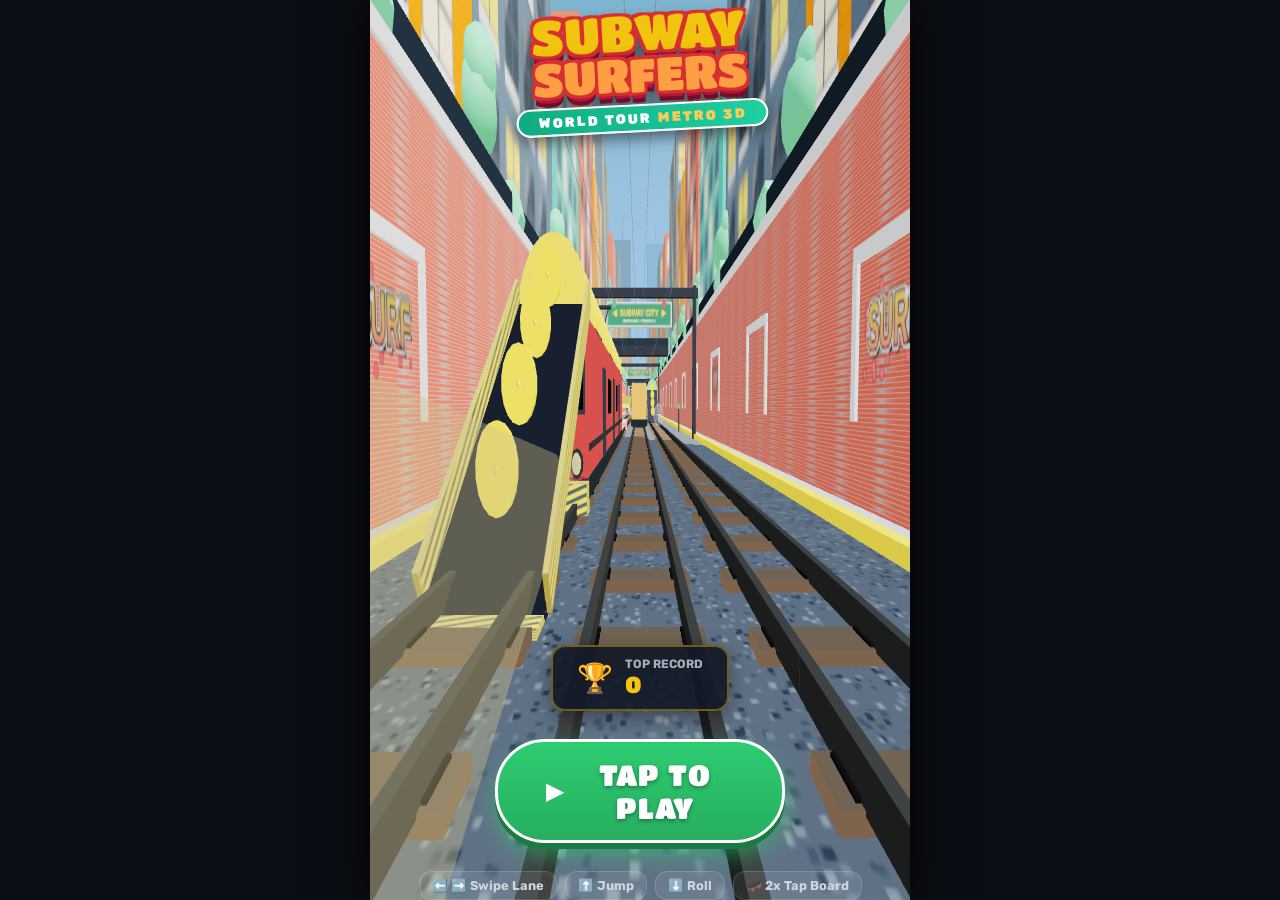
<file: index.html>
<!DOCTYPE html>
<html lang="en">
<head>
  <meta charset="UTF-8">
  <meta http-equiv="refresh" content="0; url=web/">
  <title>Subway Runner Redirect</title>
  <script>
    window.location.href = "web/";
  </script>
</head>
<body>
  <p>Redirecting to <a href="web/">Subway Runner Web App</a>...</p>
</body>
</html>
</file>
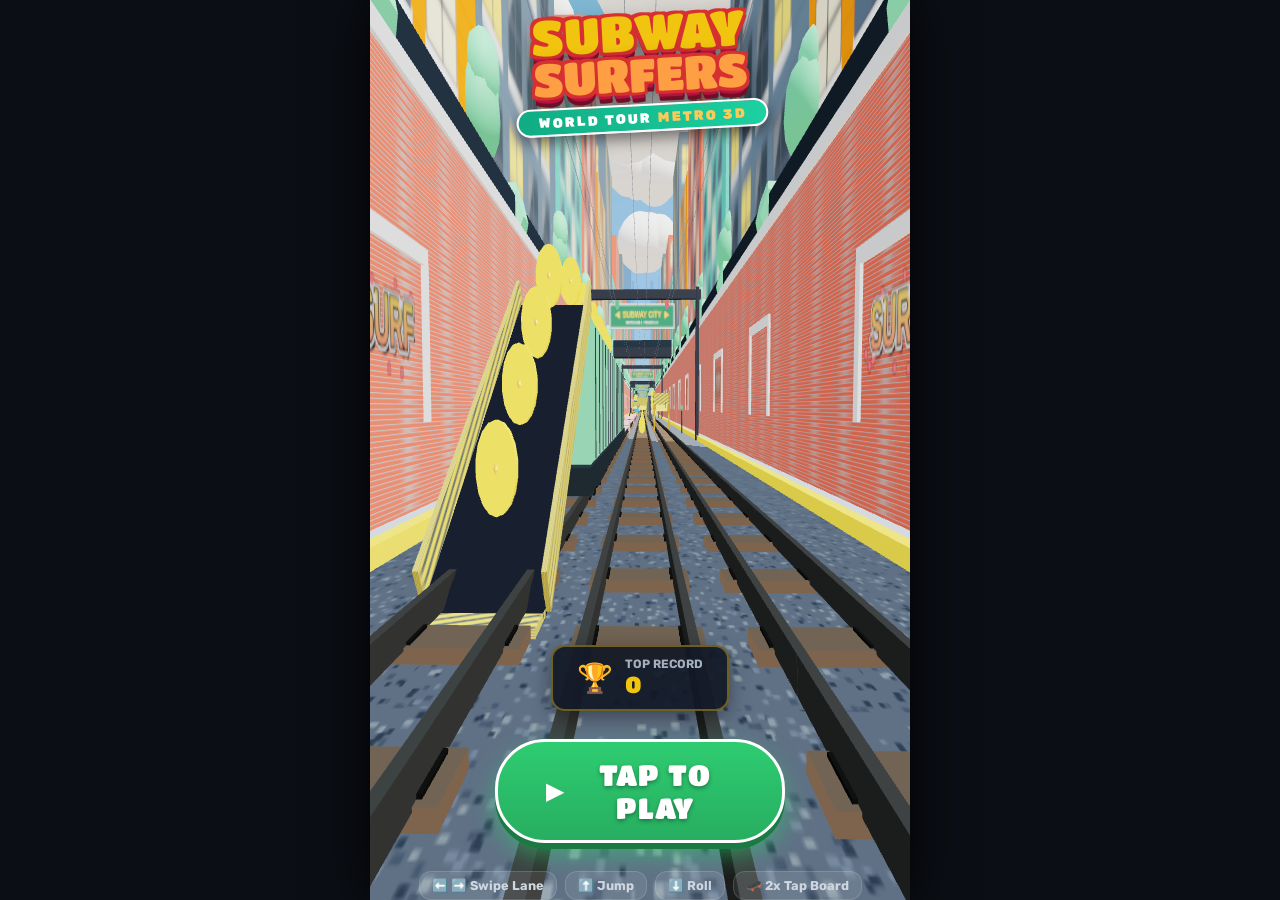
<file: web/index.html>
<!DOCTYPE html>
<html lang="en">
<head>
  <meta charset="UTF-8">
  <meta name="viewport" content="width=device-width, initial-scale=1.0, maximum-scale=1.0, user-scalable=no, viewport-fit=cover">
  <meta name="author" content="Ahmed Raza Khan">
  <meta name="description" content="Subway Runner 3D — Production-grade WebGL endless runner reverse-engineered with REA by Ahmed Raza Khan (AI Software Engineer).">
  <title>Subway Runner 3D</title>
  <link rel="stylesheet" href="style.css">
  <script src="three.min.js"></script>
</head>
<body>
  <div id="game-wrapper">
    <!-- 3D WebGL Canvas -->
    <div id="canvas-container"></div>

    <!-- IN-GAME HUD (Exact Subway Surfers Style) -->
    <div id="hud" class="screen-layer">
      <!-- Top Left: Authentic Glossy Blue Pause Button -->
      <div class="hud-top-left">
        <button id="btn-pause" class="ss-pause-btn" aria-label="Pause">
          <span class="pause-bar"></span>
          <span class="pause-bar"></span>
        </button>

        <!-- Active Power-Up Badges on Left Side -->
        <div id="hud-powerups-list" class="ss-powerups-list">
          <!-- Dynamically populated power-up items -->
        </div>
      </div>

      <!-- Top Right: Exact Multiplier, Score & Coin Counters -->
      <div class="hud-top-right">
        <!-- Score Row: Multiplier + Score Pill -->
        <div class="ss-score-row">
          <div class="ss-multiplier" id="hud-multiplier">
            <span class="mult-prefix">x</span><span class="mult-val" id="mult-number">1</span>
            <span class="mult-star">★</span>
          </div>
          <div class="ss-stat-pill ss-score-pill">
            <span id="hud-score-count">000000</span>
          </div>
        </div>

        <!-- Coin Counter Pill (Stacked underneath Score) -->
        <div class="ss-coins-row">
          <div class="ss-stat-pill ss-coin-pill">
            <span id="hud-coin-count">0</span>
            <div class="ss-coin-icon">
              <span class="coin-star">★</span>
            </div>
          </div>
        </div>

        <!-- Top Run Chase Widget (Subway Surfers Friend Chase) -->
        <div class="ss-chase-widget" id="chase-card">
          <div class="chase-avatar">🏃</div>
          <div class="chase-info">
            <span class="chase-label">TOP RUN</span>
            <span class="chase-score" id="chase-score-val">10000</span>
          </div>
        </div>
      </div>

      <!-- Double Tap for Hoverboard Indicator -->
      <div id="hoverboard-prompt" class="ss-prompt-badge">
        <span class="board-icon">🛹</span> DOUBLE TAP FOR HOVERBOARD
      </div>

      <!-- Arcade Announcements & Near-Miss Floating Popups -->
      <div id="hud-announcements" class="ss-announcements-container"></div>
    </div>

    <!-- MAIN TITLE MENU (Subway Surfers Full Visual Presentation) -->
    <div id="screen-main-menu" class="screen-layer ss-title-screen active">
      <div class="ss-title-top">
        <div class="ss-logo-container">
          <div class="ss-logo-main">SUBWAY</div>
          <div class="ss-logo-sub">SURFERS</div>
          <div class="ss-tour-banner">
            <span class="tour-text">WORLD TOUR</span>
            <span class="tour-city">METRO 3D</span>
          </div>
        </div>
      </div>

      <div class="ss-title-bottom">
        <div class="ss-menu-card">
          <div class="ss-trophy">🏆</div>
          <div class="ss-card-details">
            <span class="ss-card-title">TOP RECORD</span>
            <span class="ss-card-val" id="menu-high-score">0</span>
          </div>
        </div>

        <div class="ss-play-container">
          <button id="btn-play" class="ss-btn-play">
            <span class="play-arrow">▶</span>
            <span class="play-label">TAP TO PLAY</span>
          </button>
        </div>

        <div class="ss-quick-controls">
          <span>⬅️ ➡️ Swipe Lane</span>
          <span>⬆️ Jump</span>
          <span>⬇️ Roll</span>
          <span>🛹 2x Tap Board</span>
        </div>
      </div>
    </div>

    <!-- PAUSE MENU -->
    <div id="screen-pause" class="screen-layer overlay">
      <div class="ss-modal">
        <h2 class="ss-modal-title">PAUSED</h2>
        <div class="ss-modal-stats">
          <div class="ss-stat-line">
            <span>Score:</span>
            <strong id="pause-score">0</strong>
          </div>
          <div class="ss-stat-line">
            <span>Coins:</span>
            <strong id="pause-coins">0</strong>
          </div>
        </div>
        <div class="ss-modal-buttons">
          <button id="btn-resume" class="ss-btn-green">RESUME</button>
          <button id="btn-pause-restart" class="ss-btn-orange">RESTART</button>
          <button id="btn-sound" class="ss-btn-blue">SOUND: ON</button>
        </div>
      </div>
    </div>

    <!-- GAME OVER SCREEN -->
    <div id="screen-game-over" class="screen-layer overlay">
      <div class="ss-modal game-over-modal">
        <h2 class="ss-modal-title ss-title-red">CRASHED!</h2>
        
        <div id="new-record-badge" class="ss-badge-record hidden">★ NEW HIGH SCORE! ★</div>

        <div class="ss-results-grid">
          <div class="ss-res-box">
            <span class="res-tag">SCORE</span>
            <span class="res-num" id="go-score">0</span>
          </div>
          <div class="ss-res-box">
            <span class="res-tag">COINS</span>
            <span class="res-num gold-text" id="go-coins">0</span>
          </div>
          <div class="ss-res-box">
            <span class="res-tag">DISTANCE</span>
            <span class="res-num" id="go-dist">0m</span>
          </div>
          <div class="ss-res-box">
            <span class="res-tag">RECORD</span>
            <span class="res-num" id="go-best">0</span>
          </div>
        </div>

        <div class="ss-modal-buttons">
          <button id="btn-restart" class="ss-btn-green ss-btn-large">
            <span>PLAY AGAIN</span>
          </button>
        </div>
      </div>
    </div>
  </div>

  <script src="game.js"></script>
</body>
</html>
</file>
<file: web/style.css>
@import url('https://fonts.googleapis.com/css2?family=Titan+One&family=Rubik:ital,wght@0,700;0,900;1,900&display=swap');

:root {
  --ss-yellow: #f1c40f;
  --ss-orange: #f39c12;
  --ss-red: #e74c3c;
  --ss-green: #2ecc71;
  --ss-lime: #7bed9f;
  --ss-blue: #00a8ff;
  --ss-dark: #121826;
  --ss-pill-bg: rgba(18, 24, 38, 0.92);
  --ss-border: rgba(255, 255, 255, 0.22);
}

* {
  box-sizing: border-box;
  margin: 0;
  padding: 0;
  user-select: none;
  -webkit-user-select: none;
  -webkit-touch-callout: none;
}

html, body {
  width: 100%;
  height: 100%;
  overflow: hidden;
  background-color: #0b0e14;
  font-family: 'Rubik', sans-serif;
  color: #fff;
}

#game-wrapper {
  position: relative;
  width: 100%;
  height: 100%;
  max-width: 540px;
  margin: 0 auto;
  overflow: hidden;
  box-shadow: 0 0 50px rgba(0, 0, 0, 0.9);
  background: #000;
}

#canvas-container {
  width: 100%;
  height: 100%;
  position: absolute;
  top: 0;
  left: 0;
}

#canvas-container canvas {
  width: 100% !important;
  height: 100% !important;
  display: block;
}

.screen-layer {
  position: absolute;
  inset: 0;
  pointer-events: none;
}

.screen-layer.overlay {
  background: radial-gradient(circle at center, rgba(16, 20, 31, 0.78) 0%, rgba(8, 10, 16, 0.96) 100%);
  display: none;
  align-items: center;
  justify-content: center;
  pointer-events: auto;
  z-index: 50;
  backdrop-filter: blur(8px);
  -webkit-backdrop-filter: blur(8px);
}

.screen-layer.overlay.active {
  display: flex;
}

/* =========================================
   SUBWAY SURFERS IN-GAME HUD
   ========================================= */
#hud {
  z-index: 20;
  display: none;
  justify-content: space-between;
  padding: env(safe-area-inset-top, 14px) 14px 0 14px;
}

#hud.active {
  display: flex;
}

/* --- Top-Left: Authentic Glossy Blue Pause Button --- */
.hud-top-left {
  display: flex;
  flex-direction: column;
  gap: 12px;
  pointer-events: auto;
}

.ss-pause-btn {
  width: 48px;
  height: 48px;
  background: linear-gradient(180deg, #38b6ff 0%, #0084d6 100%);
  border: 2.5px solid #ffffff;
  border-radius: 12px;
  box-shadow: 0 4px 10px rgba(0, 0, 0, 0.45), inset 0 2px 3px rgba(255, 255, 255, 0.6);
  display: flex;
  align-items: center;
  justify-content: center;
  gap: 5px;
  cursor: pointer;
  transition: transform 0.08s ease;
}

.ss-pause-btn:active {
  transform: scale(0.92);
}

.pause-bar {
  width: 6px;
  height: 20px;
  background-color: #ffffff;
  border-radius: 3px;
  box-shadow: 0 1px 2px rgba(0, 0, 0, 0.3);
}

/* --- Active Power-Up Badges (Stacked on Left) --- */
.ss-powerups-list {
  display: flex;
  flex-direction: column;
  gap: 8px;
}

.ss-powerup-badge {
  display: flex;
  align-items: center;
  gap: 8px;
  background: var(--ss-pill-bg);
  border: 2px solid #fff;
  border-radius: 20px;
  padding: 4px 10px;
  font-size: 0.8rem;
  font-weight: 900;
  box-shadow: 0 4px 12px rgba(0,0,0,0.5);
  animation: popIn 0.25s ease-out;
}

.ss-powerup-badge.magnet { border-color: #ff4757; color: #ff6b81; }
.ss-powerup-badge.sneakers { border-color: #2ecc71; color: #7bed9f; }
.ss-powerup-badge.multiplier { border-color: #f1c40f; color: #feca57; }
.ss-powerup-badge.hoverboard { border-color: #00d2d3; color: #48dbfb; }

.ss-powerup-bar {
  width: 32px;
  height: 6px;
  background: rgba(255, 255, 255, 0.25);
  border-radius: 3px;
  overflow: hidden;
}

.ss-powerup-bar-fill {
  height: 100%;
  background: currentColor;
  width: 100%;
}

/* --- Top-Right: Authentic Multiplier, Score & Coins --- */
.hud-top-right {
  display: flex;
  flex-direction: column;
  align-items: flex-end;
  gap: 6px;
  pointer-events: auto;
}

.ss-score-row {
  display: flex;
  align-items: center;
  gap: 6px;
}

/* Multiplier (e.g. x1, x2, x9) */
.ss-multiplier {
  font-family: 'Titan One', cursive;
  font-size: 1.4rem;
  color: #7bed9f;
  text-shadow:
    -1.5px -1.5px 0 #1b4d2e,
     1.5px -1.5px 0 #1b4d2e,
    -1.5px  1.5px 0 #1b4d2e,
     1.5px  1.5px 0 #1b4d2e,
     0 3px 5px rgba(0, 0, 0, 0.7);
  transform: skewX(-8deg);
  display: flex;
  align-items: center;
  gap: 2px;
}

.mult-star {
  color: #f1c40f;
  font-size: 1.25rem;
  margin-left: 1px;
}

/* Dark Stat Pill Box */
.ss-stat-pill {
  background: var(--ss-pill-bg);
  border: 2px solid var(--ss-border);
  border-radius: 10px;
  box-shadow: 0 4px 10px rgba(0, 0, 0, 0.5), inset 0 1px 0 rgba(255, 255, 255, 0.15);
  display: flex;
  align-items: center;
}

.ss-score-pill {
  padding: 4px 14px;
  min-width: 110px;
  justify-content: flex-end;
}

.ss-score-pill span {
  font-family: 'Rubik', sans-serif;
  font-weight: 900;
  font-size: 1.35rem;
  letter-spacing: 1.5px;
  color: #ffffff;
  text-shadow: 0 2px 4px rgba(0, 0, 0, 0.6);
}

/* Coins Row */
.ss-coins-row {
  display: flex;
  justify-content: flex-end;
}

.ss-coin-pill {
  padding: 3px 6px 3px 12px;
  gap: 8px;
}

.ss-coin-pill span {
  font-family: 'Rubik', sans-serif;
  font-weight: 900;
  font-size: 1.2rem;
  color: #ffffff;
}

/* Golden Embossed Coin Icon */
.ss-coin-icon {
  width: 24px;
  height: 24px;
  background: radial-gradient(circle at 35% 35%, #fff176 0%, #f39c12 85%, #d35400 100%);
  border: 2px solid #f1c40f;
  border-radius: 50%;
  box-shadow: 0 0 8px rgba(241, 196, 15, 0.7), inset 0 1px 2px rgba(255, 255, 255, 0.8);
  display: flex;
  align-items: center;
  justify-content: center;
}

.coin-star {
  color: #c0392b;
  font-size: 0.75rem;
  font-weight: 900;
  text-shadow: 0 1px 1px rgba(255, 255, 255, 0.4);
}

/* Top Run Chase Widget (Like Screenshot 4) */
.ss-chase-widget {
  background: rgba(14, 18, 28, 0.88);
  border: 2px solid rgba(255, 255, 255, 0.18);
  border-radius: 10px;
  padding: 4px 10px;
  display: flex;
  align-items: center;
  gap: 8px;
  margin-top: 4px;
  box-shadow: 0 4px 10px rgba(0, 0, 0, 0.4);
}

.chase-avatar {
  width: 26px;
  height: 26px;
  background: #f39c12;
  border-radius: 6px;
  display: flex;
  align-items: center;
  justify-content: center;
  font-size: 1rem;
}

.chase-info {
  display: flex;
  flex-direction: column;
}

.chase-label {
  font-size: 0.65rem;
  font-weight: 900;
  color: #f1c40f;
  letter-spacing: 0.5px;
}

.chase-score {
  font-size: 0.95rem;
  font-weight: 900;
  color: #fff;
}

/* Prompt Badge (Bottom Center) */
.ss-prompt-badge {
  position: absolute;
  bottom: 24px;
  left: 50%;
  transform: translateX(-50%);
  background: rgba(0, 168, 255, 0.35);
  border: 1.5px solid #00a8ff;
  padding: 6px 18px;
  border-radius: 20px;
  font-size: 0.8rem;
  font-weight: 900;
  letter-spacing: 1px;
  color: #ffffff;
  text-shadow: 0 0 10px #00a8ff;
  animation: pulse 1.5s infinite;
  white-space: nowrap;
}

@keyframes pulse {
  0%, 100% { opacity: 0.4; transform: translateX(-50%) scale(0.98); }
  50% { opacity: 0.95; transform: translateX(-50%) scale(1.02); }
}

/* =========================================
   ARCADE FLOATING ANNOUNCEMENTS & NEAR-MISS
   ========================================= */
.ss-announcements-container {
  position: absolute;
  top: 24%;
  left: 50%;
  transform: translateX(-50%);
  display: flex;
  flex-direction: column;
  align-items: center;
  pointer-events: none;
  z-index: 60;
  gap: 8px;
}

.ss-pop-banner {
  background: linear-gradient(135deg, #f39c12, #e67e22);
  border: 2px solid #ffffff;
  border-radius: 24px;
  padding: 6px 18px;
  color: #ffffff;
  font-family: 'Montserrat', system-ui, sans-serif;
  font-size: 0.95rem;
  font-weight: 900;
  letter-spacing: 1px;
  text-shadow: 0 2px 4px rgba(0, 0, 0, 0.6);
  box-shadow: 0 4px 15px rgba(243, 156, 18, 0.6), inset 0 2px 0 rgba(255, 255, 255, 0.4);
  animation: popFloatUp 1.1s cubic-bezier(0.18, 0.89, 0.32, 1.28) forwards;
  white-space: nowrap;
}

.ss-pop-banner.near-miss {
  background: linear-gradient(135deg, #00d2d3, #0984e3);
  box-shadow: 0 4px 15px rgba(0, 210, 211, 0.6), inset 0 2px 0 rgba(255, 255, 255, 0.4);
}

.ss-pop-banner.ramp-surf {
  background: linear-gradient(135deg, #ff6b81, #eb4d4b);
  box-shadow: 0 4px 15px rgba(255, 107, 129, 0.6), inset 0 2px 0 rgba(255, 255, 255, 0.4);
}

@keyframes popFloatUp {
  0% { transform: scale(0.4) translateY(20px); opacity: 0; }
  25% { transform: scale(1.1) translateY(0); opacity: 1; }
  75% { transform: scale(1.0) translateY(-15px); opacity: 1; }
  100% { transform: scale(0.9) translateY(-40px); opacity: 0; }
}

/* =========================================
   AUTHENTIC MAIN MENU (SUBWAY SURFERS STYLE)
   ========================================= */
.ss-title-screen {
  background: transparent !important;
  backdrop-filter: none !important;
  -webkit-backdrop-filter: none !important;
  display: none;
  flex-direction: column;
  justify-content: space-between;
  align-items: center;
  padding: env(safe-area-inset-top, 20px) 16px env(safe-area-inset-bottom, 24px) 16px;
  pointer-events: none;
  z-index: 50;
}

.ss-title-screen.active {
  display: flex;
}

.ss-title-top {
  pointer-events: auto;
  display: flex;
  flex-direction: column;
  align-items: center;
  width: 100%;
}

.ss-title-bottom {
  pointer-events: auto;
  display: flex;
  flex-direction: column;
  align-items: center;
  width: 100%;
}

.menu-content {
  display: flex;
  flex-direction: column;
  align-items: center;
  text-align: center;
  padding: 16px;
  width: 100%;
  max-width: 440px;
}

/* Subway Surfers Graffiti 3D Logo */
.ss-logo-container {
  display: flex;
  flex-direction: column;
  align-items: center;
  margin-top: 10px;
  margin-bottom: 12px;
  transform: rotate(-3deg);
}

.ss-logo-main {
  font-family: 'Titan One', cursive;
  font-size: 3.1rem;
  line-height: 0.88;
  color: #f1c40f;
  text-shadow:
    -3px -3px 0 #d63031,
     3px -3px 0 #d63031,
    -3px  3px 0 #d63031,
     3px  3px 0 #d63031,
     0 6px 0 #b71540,
     0 10px 0 #780e2a,
     0 14px 25px rgba(0, 0, 0, 0.9);
}

.ss-logo-sub {
  font-family: 'Titan One', cursive;
  font-size: 2.9rem;
  line-height: 0.88;
  color: #ff9f43;
  text-shadow:
    -3px -3px 0 #d63031,
     3px -3px 0 #d63031,
    -3px  3px 0 #d63031,
     3px  3px 0 #d63031,
     0 6px 0 #b71540,
     0 10px 0 #780e2a,
     0 14px 25px rgba(0, 0, 0, 0.9);
}

.ss-tour-banner {
  background: linear-gradient(90deg, #10ac84 0%, #1dd1a1 100%);
  border: 2px solid #ffffff;
  border-radius: 25px;
  padding: 4px 20px;
  margin-top: 10px;
  box-shadow: 0 6px 15px rgba(0, 0, 0, 0.5);
  display: flex;
  gap: 6px;
  font-weight: 900;
  font-size: 0.85rem;
  letter-spacing: 2px;
}

.tour-text { color: #fff; }
.tour-city { color: #feca57; }

/* Menu High Score Card */
.ss-menu-card {
  display: flex;
  align-items: center;
  gap: 12px;
  background: var(--ss-pill-bg);
  border: 2px solid rgba(241, 196, 15, 0.4);
  border-radius: 14px;
  padding: 10px 24px;
  margin-bottom: 28px;
  box-shadow: 0 6px 20px rgba(0, 0, 0, 0.4);
}

.ss-trophy {
  font-size: 1.8rem;
}

.ss-card-details {
  display: flex;
  flex-direction: column;
  align-items: flex-start;
}

.ss-card-title {
  font-size: 0.75rem;
  font-weight: 700;
  color: #a4b0be;
}

.ss-card-val {
  font-size: 1.45rem;
  font-weight: 900;
  color: #f1c40f;
}

/* Big Green Play Button (Subway Surfers Style) */
.ss-play-container {
  width: 100%;
  display: flex;
  justify-content: center;
}

.ss-btn-play {
  background: linear-gradient(180deg, #2ecc71 0%, #27ae60 100%);
  border: 3px solid #ffffff;
  border-radius: 50px;
  padding: 16px 48px;
  cursor: pointer;
  box-shadow:
    0 6px 0 #1b7a43,
    0 12px 25px rgba(46, 204, 113, 0.55);
  display: flex;
  align-items: center;
  justify-content: center;
  gap: 12px;
  transition: transform 0.08s ease, box-shadow 0.08s ease;
  width: 100%;
  max-width: 290px;
  animation: playPulse 2s infinite ease-in-out;
}

@keyframes playPulse {
  0%, 100% {
    transform: scale(1);
    box-shadow: 0 6px 0 #1b7a43, 0 12px 25px rgba(46, 204, 113, 0.55);
  }
  50% {
    transform: scale(1.03);
    box-shadow: 0 7px 0 #1b7a43, 0 16px 30px rgba(46, 204, 113, 0.7);
  }
}

.ss-btn-play:active {
  transform: translateY(4px) scale(0.98);
  box-shadow:
    0 2px 0 #1b7a43,
    0 4px 10px rgba(46, 204, 113, 0.4);
}

.play-arrow {
  color: #ffffff;
  font-size: 1.5rem;
}

.play-label {
  font-family: 'Titan One', cursive;
  font-size: 1.8rem;
  color: #ffffff;
  letter-spacing: 1px;
  text-shadow: 0 2px 4px rgba(0, 0, 0, 0.35);
}

.ss-quick-controls {
  display: flex;
  flex-wrap: wrap;
  gap: 8px;
  justify-content: center;
  margin-top: 28px;
}

.ss-quick-controls span {
  background: rgba(255, 255, 255, 0.08);
  border: 1px solid rgba(255, 255, 255, 0.14);
  padding: 6px 12px;
  border-radius: 12px;
  font-size: 0.8rem;
  font-weight: 700;
  color: #ced6e0;
}

/* =========================================
   MODAL WINDOWS (PAUSE & GAME OVER)
   ========================================= */
.ss-modal {
  background: var(--ss-pill-bg);
  border: 3px solid rgba(255, 255, 255, 0.25);
  border-radius: 24px;
  padding: 28px 24px;
  width: 90%;
  max-width: 400px;
  text-align: center;
  box-shadow: 0 16px 40px rgba(0, 0, 0, 0.85);
}

.ss-modal-title {
  font-family: 'Titan One', cursive;
  font-size: 2.4rem;
  color: #00a8ff;
  text-shadow: 0 0 15px rgba(0, 168, 255, 0.6);
  margin-bottom: 18px;
}

.ss-title-red {
  color: #ff4757;
  text-shadow: 0 4px 0 #b71540, 0 0 25px rgba(255, 71, 87, 0.7);
}

.ss-modal-stats {
  background: rgba(0, 0, 0, 0.4);
  border-radius: 14px;
  padding: 16px;
  margin-bottom: 22px;
  display: flex;
  flex-direction: column;
  gap: 10px;
}

.ss-stat-line {
  display: flex;
  justify-content: space-between;
  font-size: 1.15rem;
}

.ss-stat-line strong {
  color: #f1c40f;
}

.ss-modal-buttons {
  display: flex;
  flex-direction: column;
  gap: 10px;
}

.ss-btn-green {
  background: linear-gradient(180deg, #2ecc71 0%, #27ae60 100%);
  border: 2px solid #fff;
  border-radius: 30px;
  padding: 12px 24px;
  color: #fff;
  font-family: 'Titan One', cursive;
  font-size: 1.4rem;
  cursor: pointer;
  box-shadow: 0 5px 0 #1b7a43;
}

.ss-btn-green:active {
  transform: translateY(3px);
  box-shadow: 0 2px 0 #1b7a43;
}

.ss-btn-orange {
  background: linear-gradient(180deg, #ff9f43 0%, #ee5253 100%);
  border: 2px solid #fff;
  border-radius: 30px;
  padding: 12px 24px;
  color: #fff;
  font-family: 'Titan One', cursive;
  font-size: 1.4rem;
  cursor: pointer;
  box-shadow: 0 5px 0 #a92020;
}

.ss-btn-orange:active {
  transform: translateY(3px);
  box-shadow: 0 2px 0 #a92020;
}

.ss-btn-blue {
  background: linear-gradient(180deg, #54a0ff 0%, #2e86de 100%);
  border: 2px solid #fff;
  border-radius: 30px;
  padding: 10px 24px;
  color: #fff;
  font-weight: 900;
  font-size: 1rem;
  cursor: pointer;
  box-shadow: 0 5px 0 #1b63b2;
}

.ss-btn-blue:active {
  transform: translateY(3px);
  box-shadow: 0 2px 0 #1b63b2;
}

/* Results Grid */
.ss-results-grid {
  display: grid;
  grid-template-columns: 1fr 1fr;
  gap: 10px;
  margin-bottom: 22px;
}

.ss-res-box {
  background: rgba(0, 0, 0, 0.45);
  border: 1px solid rgba(255, 255, 255, 0.12);
  border-radius: 12px;
  padding: 12px 8px;
  display: flex;
  flex-direction: column;
}

.res-tag {
  font-size: 0.72rem;
  font-weight: 800;
  color: #a4b0be;
  letter-spacing: 1px;
}

.res-num {
  font-size: 1.45rem;
  font-weight: 900;
  margin-top: 4px;
}

.gold-text {
  color: #f1c40f;
}

.ss-badge-record {
  background: linear-gradient(90deg, #ff9f43, #feca57);
  color: #111;
  font-weight: 900;
  font-size: 0.85rem;
  padding: 6px 16px;
  border-radius: 20px;
  margin-bottom: 14px;
  display: inline-block;
  animation: pulse 1s infinite;
}

.ss-badge-record.hidden {
  display: none;
}

@keyframes popIn {
  from { transform: scale(0.6); opacity: 0; }
  to { transform: scale(1); opacity: 1; }
}
</file>
